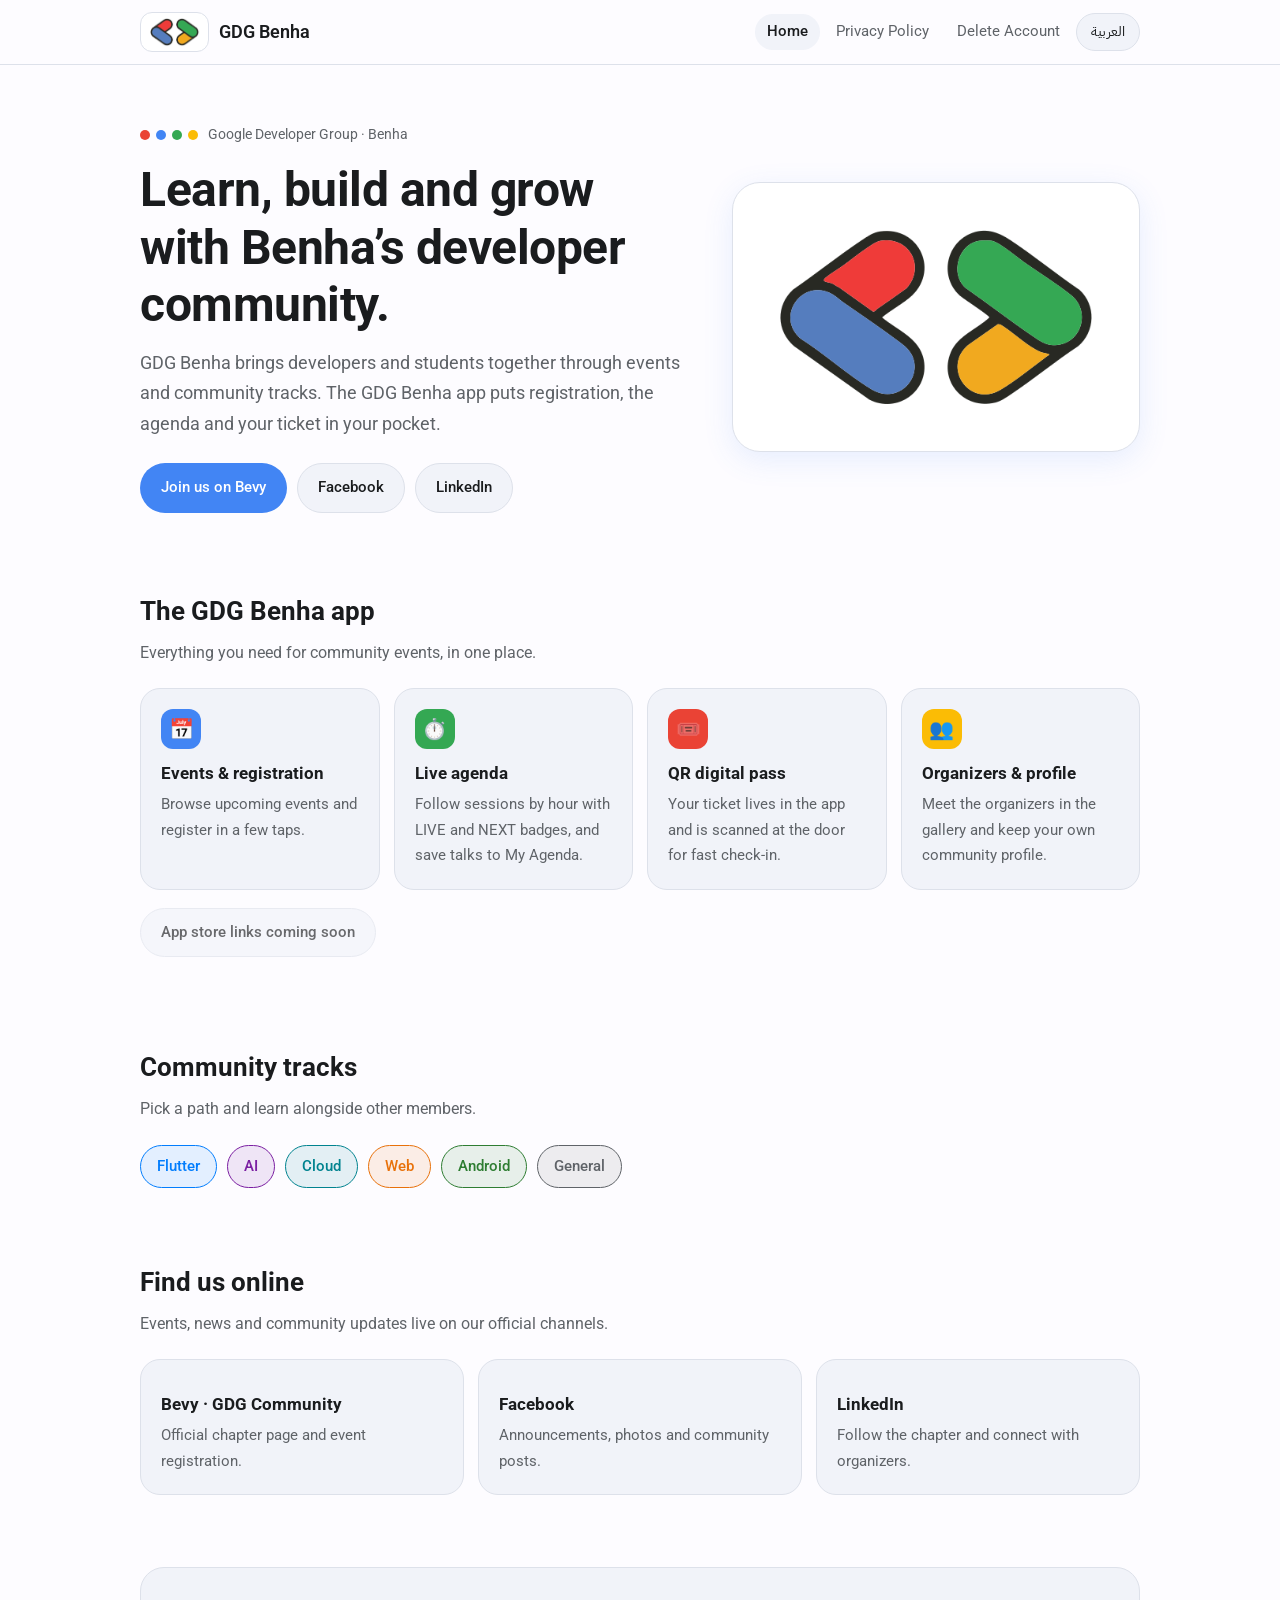
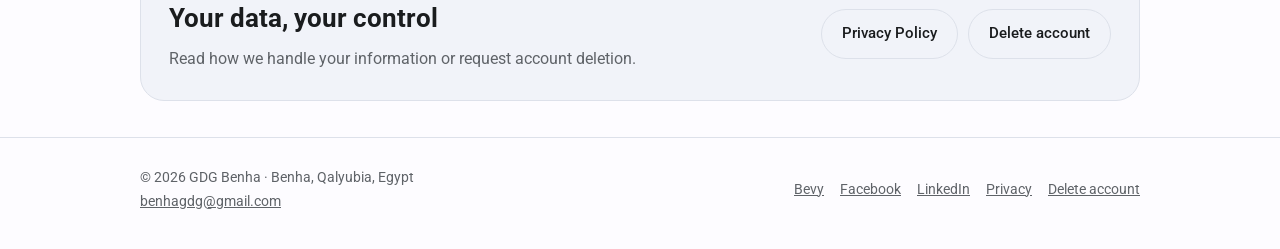
<file: gdg-benha-site/index.html>
<!DOCTYPE html>
<html lang="en" data-ten="GDG Benha – Google Developer Group Benha" data-tar="GDG Benha – مجتمع Google للمطوّرين في بنها">
<head>
<meta charset="utf-8">
<meta name="viewport" content="width=device-width, initial-scale=1, viewport-fit=cover">
<title>GDG Benha – Google Developer Group Benha</title>
<meta name="description" content="GDG Benha is the Google Developer Group community in Benha, Egypt. Events, tracks and the GDG Benha app.">
<meta name="theme-color" content="#4285F4">
<link rel="icon" href="assets/favicon.png" type="image/png">
<link rel="preconnect" href="https://fonts.googleapis.com"><link rel="preconnect" href="https://fonts.gstatic.com" crossorigin>
<link href="https://fonts.googleapis.com/css2?family=IBM+Plex+Sans+Arabic:wght@400;500;600&family=Roboto:wght@400;500;600&display=swap" rel="stylesheet">
<link rel="stylesheet" href="assets/style.css">
<script>try{var s=localStorage.getItem('gdg-lang'),h=location.hash,l=(h==='#ar'||h==='#en')?h.slice(1):(s||(((navigator.language||'').toLowerCase().indexOf('ar')===0)?'ar':'en'));document.documentElement.lang=l;document.documentElement.dir=l==='ar'?'rtl':'ltr'}catch(e){}</script>
</head>
<body>
<header class="top"><div class="wrap">
<a class="brand" href="index.html"><img class="logo" src="assets/logo.png" alt="GDG Benha logo" width="68" height="40"><span>GDG Benha</span></a>
<nav><a href="index.html" aria-current="page"><span data-l="en">Home</span><span data-l="ar">الرئيسية</span></a><a href="privacy-policy.html"><span data-l="en">Privacy Policy</span><span data-l="ar">سياسة الخصوصية</span></a><a href="delete-account.html"><span data-l="en">Delete Account</span><span data-l="ar">حذف الحساب</span></a><button class="lang" id="lang" type="button">العربية</button></nav>
</div></header>

<main>
<div class="wrap">
<div class="hero">
<div>
<div class="eyebrow"><span class="dots"><i style="background:var(--red)"></i><i style="background:var(--seed)"></i><i style="background:var(--green)"></i><i style="background:var(--yellow)"></i></span><span data-l="en">Google Developer Group · Benha</span><span data-l="ar">مجتمع Google للمطوّرين · بنها</span></div>
<h1><span data-l="en">Learn, build and grow with Benha’s developer community.</span><span data-l="ar">اتعلّم وابني وكبّر مع مجتمع المطوّرين في بنها.</span></h1>
<p class="lead"><span data-l="en">GDG Benha brings developers and students together through events and community tracks. The GDG Benha app puts registration, the agenda and your ticket in your pocket.</span><span data-l="ar">GDG Benha بيجمع المطوّرين والطلبة في فعاليات ومسارات تعلّم. وتطبيق GDG Benha بيحط التسجيل والأجندة وتذكرتك في جيبك.</span></p>
<div class="btns">
<a class="btn primary" href="https://gdg.community.dev/gdg-benha/" target="_blank" rel="noopener"><span data-l="en">Join us on Bevy</span><span data-l="ar">انضم لنا على Bevy</span></a>
<a class="btn" href="https://www.facebook.com/gdgbenha/" target="_blank" rel="noopener">Facebook</a>
<a class="btn" href="https://www.linkedin.com/company/google-developer-group-benha" target="_blank" rel="noopener">LinkedIn</a>
</div>
</div>
<div class="hero-art"><img src="assets/logo.png" alt="GDG Benha logo" width="423" height="249"></div>
</div>
</div>

<section id="app"><div class="wrap">
<h2><span data-l="en">The GDG Benha app</span><span data-l="ar">تطبيق GDG Benha</span></h2>
<p class="sub"><span data-l="en">Everything you need for community events, in one place.</span><span data-l="ar">كل اللي محتاجه لفعاليات المجتمع في مكان واحد.</span></p>
<div class="grid">
<div class="card"><div class="ic" style="background:var(--seed)">📅</div><h3><span data-l="en">Events & registration</span><span data-l="ar">الفعاليات والتسجيل</span></h3><p><span data-l="en">Browse upcoming events and register in a few taps.</span><span data-l="ar">تصفّح الفعاليات القادمة وسجّل في كام ضغطة.</span></p></div>
<div class="card"><div class="ic" style="background:var(--green)">⏱️</div><h3><span data-l="en">Live agenda</span><span data-l="ar">أجندة مباشرة</span></h3><p><span data-l="en">Follow sessions by hour with LIVE and NEXT badges, and save talks to My Agenda.</span><span data-l="ar">تابع الجلسات بالساعة مع علامات LIVE وNEXT، واحفظ الجلسات في My Agenda.</span></p></div>
<div class="card"><div class="ic" style="background:var(--red)">🎟️</div><h3><span data-l="en">QR digital pass</span><span data-l="ar">تذكرة QR رقمية</span></h3><p><span data-l="en">Your ticket lives in the app and is scanned at the door for fast check-in.</span><span data-l="ar">تذكرتك جوه التطبيق وبتتمسح على الباب لتسجيل حضور سريع.</span></p></div>
<div class="card"><div class="ic" style="background:var(--yellow)">👥</div><h3><span data-l="en">Organizers & profile</span><span data-l="ar">المنظّمون والملف الشخصي</span></h3><p><span data-l="en">Meet the organizers in the gallery and keep your own community profile.</span><span data-l="ar">اتعرّف على المنظّمين في المعرض وحافظ على ملفك الشخصي في المجتمع.</span></p></div>
</div>
<p style="margin-top:18px"><a class="btn" href="#" aria-disabled="true" onclick="return false"><span data-l="en">App store links coming soon</span><span data-l="ar">روابط المتجر قريبًا</span></a></p>
</div></section>

<section id="tracks"><div class="wrap">
<h2><span data-l="en">Community tracks</span><span data-l="ar">مسارات المجتمع</span></h2>
<p class="sub"><span data-l="en">Pick a path and learn alongside other members.</span><span data-l="ar">اختار مسارك وتعلّم مع باقي الأعضاء.</span></p>
<div class="chips">
<span class="chip" style="color:var(--t-flutter)">Flutter</span>
<span class="chip" style="color:var(--t-ai)">AI</span>
<span class="chip" style="color:var(--t-cloud)">Cloud</span>
<span class="chip" style="color:var(--t-web)">Web</span>
<span class="chip" style="color:var(--t-android)">Android</span>
<span class="chip" style="color:var(--t-general)"><span data-l="en">General</span><span data-l="ar">عام</span></span>
</div>
</div></section>

<section id="find"><div class="wrap">
<h2><span data-l="en">Find us online</span><span data-l="ar">تابعنا أونلاين</span></h2>
<p class="sub"><span data-l="en">Events, news and community updates live on our official channels.</span><span data-l="ar">الفعاليات والأخبار وتحديثات المجتمع على قنواتنا الرسمية.</span></p>
<div class="grid">
<a class="card" href="https://gdg.community.dev/gdg-benha/" target="_blank" rel="noopener"><h3>Bevy · GDG Community</h3><p><span data-l="en">Official chapter page and event registration.</span><span data-l="ar">صفحة الشابتر الرسمية وتسجيل الفعاليات.</span></p></a>
<a class="card" href="https://www.facebook.com/gdgbenha/" target="_blank" rel="noopener"><h3>Facebook</h3><p><span data-l="en">Announcements, photos and community posts.</span><span data-l="ar">إعلانات وصور ومنشورات المجتمع.</span></p></a>
<a class="card" href="https://www.linkedin.com/company/google-developer-group-benha" target="_blank" rel="noopener"><h3>LinkedIn</h3><p><span data-l="en">Follow the chapter and connect with organizers.</span><span data-l="ar">تابع الشابتر وتواصل مع المنظّمين.</span></p></a>
</div>
</div></section>

<section><div class="wrap">
<div class="cta-band">
<div><h2 style="margin:0"><span data-l="en">Your data, your control</span><span data-l="ar">بياناتك تحت تحكّمك</span></h2><p class="sub" style="margin:4px 0 0"><span data-l="en">Read how we handle your information or request account deletion.</span><span data-l="ar">اقرا بنتعامل مع بياناتك إزاي أو اطلب حذف حسابك.</span></p></div>
<div class="btns"><a class="btn" href="privacy-policy.html"><span data-l="en">Privacy Policy</span><span data-l="ar">سياسة الخصوصية</span></a><a class="btn" href="delete-account.html"><span data-l="en">Delete account</span><span data-l="ar">حذف الحساب</span></a></div>
</div>
</div></section>
</main>
<footer><div class="wrap">
<div><span data-l="en">© 2026 GDG Benha · Benha, Qalyubia, Egypt</span><span data-l="ar">© 2026 GDG Benha · بنها، القليوبية، مصر</span><br><a href="mailto:benhagdg@gmail.com">benhagdg@gmail.com</a></div>
<div class="flinks"><a href="https://gdg.community.dev/gdg-benha/" target="_blank" rel="noopener">Bevy</a><a href="https://www.facebook.com/gdgbenha/" target="_blank" rel="noopener">Facebook</a><a href="https://www.linkedin.com/company/google-developer-group-benha" target="_blank" rel="noopener">LinkedIn</a><a href="privacy-policy.html"><span data-l="en">Privacy</span><span data-l="ar">الخصوصية</span></a><a href="delete-account.html"><span data-l="en">Delete account</span><span data-l="ar">حذف الحساب</span></a></div>
</div></footer>
<script src="assets/app.js"></script>
</body>
</html>
</file>
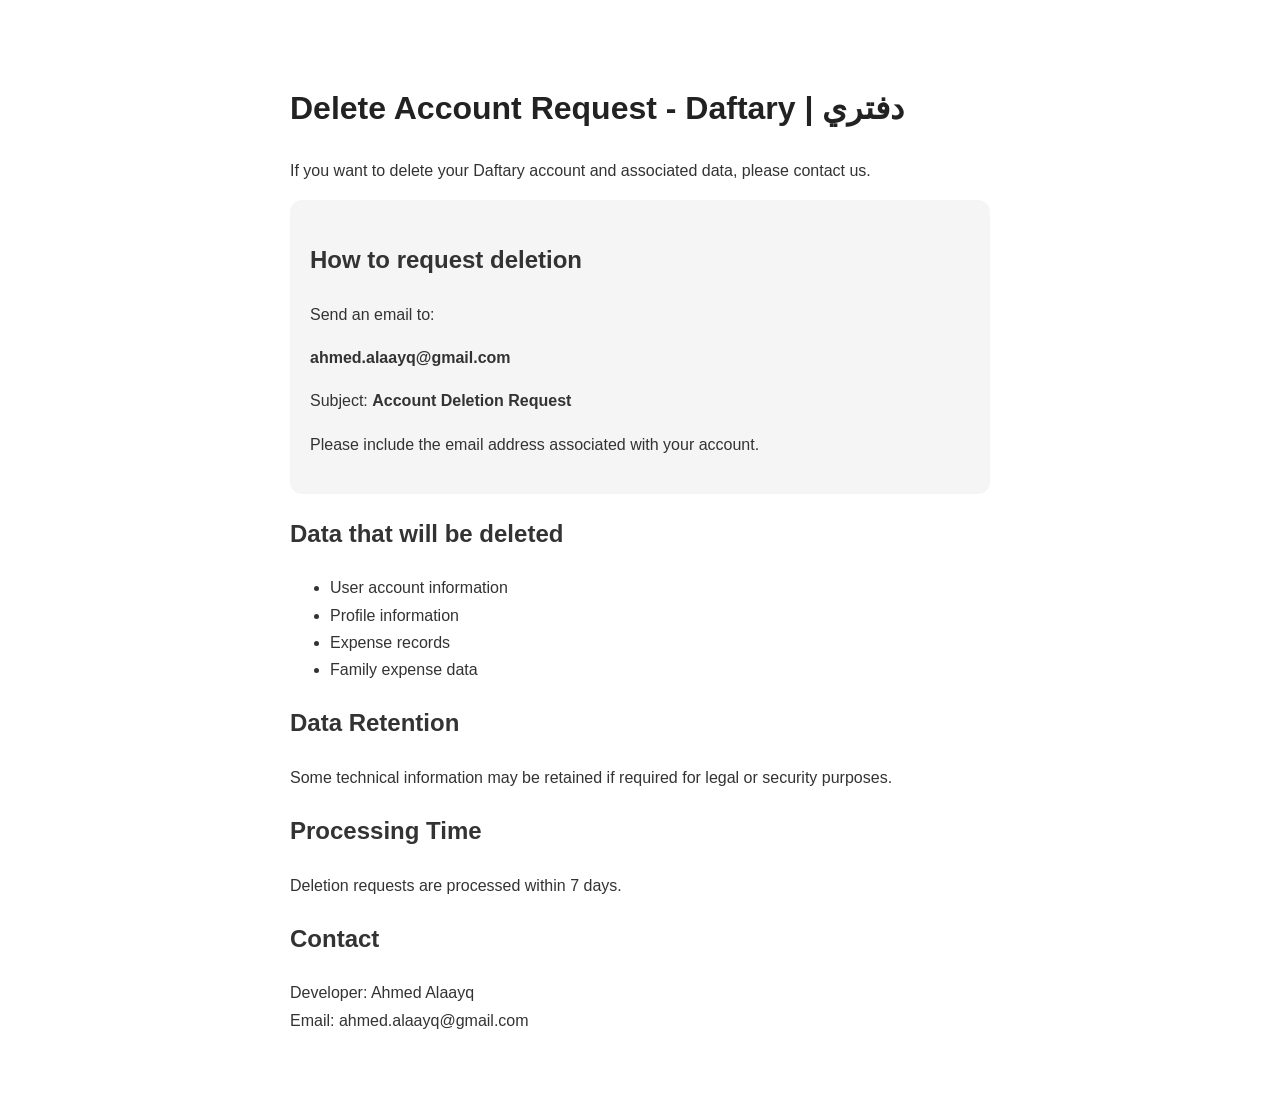
<file: delete_account_request_daftary.html>
<!DOCTYPE html>
<html lang="en">
<head>
    <meta charset="UTF-8">
    <meta name="viewport" content="width=device-width, initial-scale=1.0">
    <title>Delete Account - Daftary</title>

    <style>
        body {
            font-family: Arial, sans-serif;
            max-width: 700px;
            margin: 40px auto;
            padding: 20px;
            line-height: 1.7;
            color: #333;
        }

        h1 {
            color: #222;
        }

        .box {
            background: #f5f5f5;
            padding: 20px;
            border-radius: 12px;
        }
    </style>
</head>

<body>

<h1>Delete Account Request - Daftary | دفتري</h1>

<p>
If you want to delete your Daftary account and associated data,
please contact us.
</p>

<div class="box">

<h2>How to request deletion</h2>

<p>
Send an email to:
</p>

<p>
<strong>ahmed.alaayq@gmail.com</strong>
</p>

<p>
Subject:
<strong>Account Deletion Request</strong>
</p>

<p>
Please include the email address associated with your account.
</p>

</div>


<h2>Data that will be deleted</h2>

<ul>
<li>User account information</li>
<li>Profile information</li>
<li>Expense records</li>
<li>Family expense data</li>
</ul>


<h2>Data Retention</h2>

<p>
Some technical information may be retained if required for legal
or security purposes.
</p>


<h2>Processing Time</h2>

<p>
Deletion requests are processed within 7 days.
</p>


<h2>Contact</h2>

<p>
Developer: Ahmed Alaayq
<br>
Email: ahmed.alaayq@gmail.com
</p>


</body>
</html>
</file>
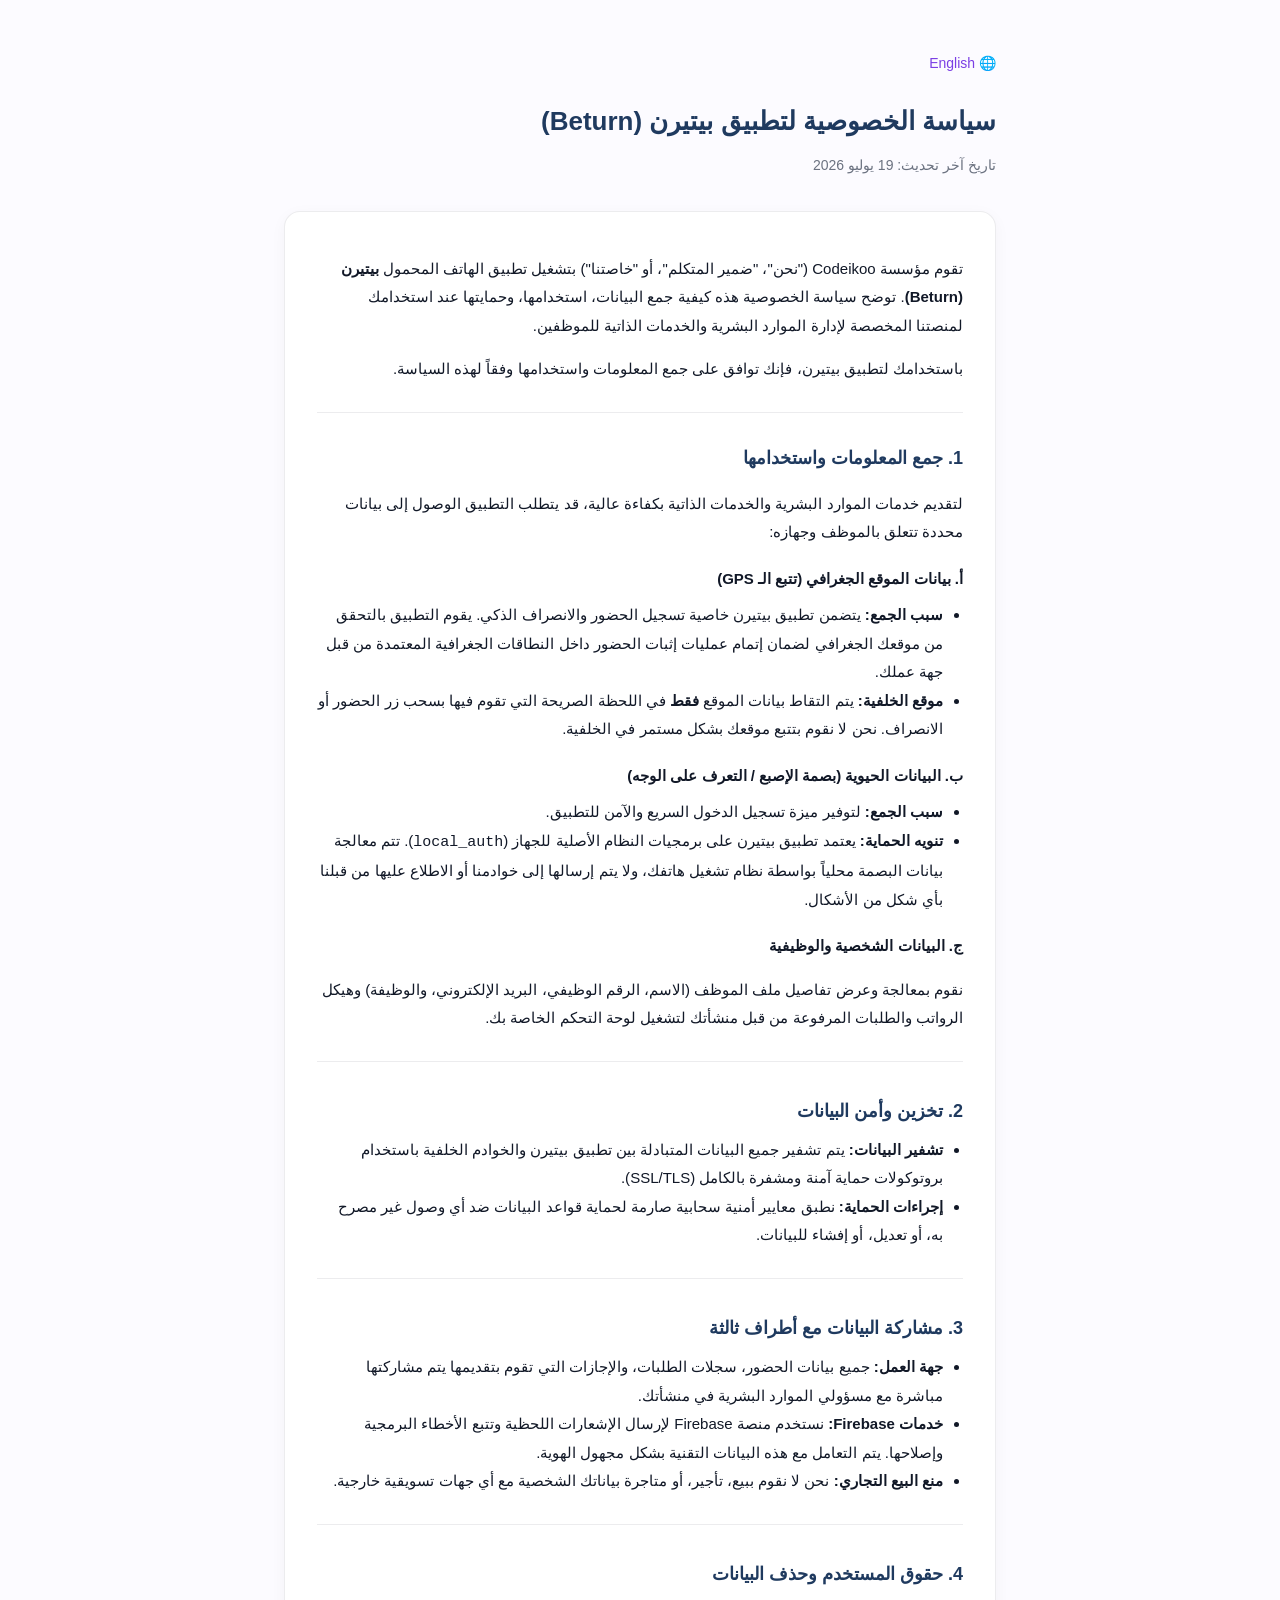
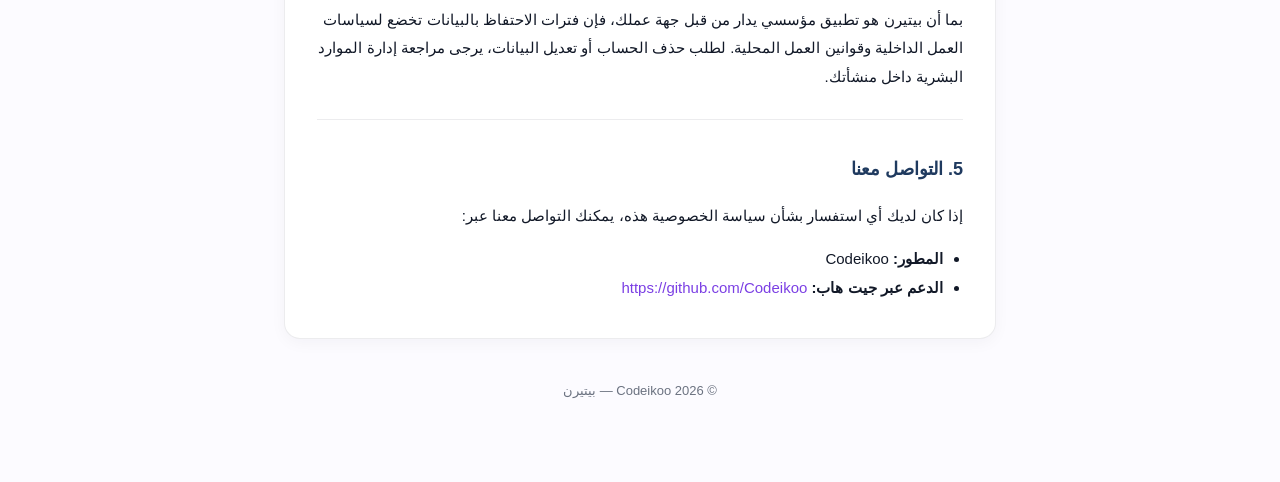
<file: sa_beturn_privacy-ar.html>
<!DOCTYPE html>
<html lang="ar" dir="rtl">
<head>
<meta charset="UTF-8">
<meta name="viewport" content="width=device-width, initial-scale=1.0">
<title>سياسة الخصوصية — بيتيرن</title>
<style>
  :root {
    --primary: #1F3A5F;
    --accent: #7B3FE4;
    --text: #111827;
    --text-secondary: #6B7280;
    --bg: #FCFBFF;
    --card: #FFFFFF;
    --border: rgba(17,24,39,0.08);
  }
  * { box-sizing: border-box; }
  body {
    margin: 0;
    font-family: "Segoe UI", Tahoma, "Cairo", -apple-system, Arial, sans-serif;
    background: var(--bg);
    color: var(--text);
    line-height: 1.9;
  }
  .wrapper {
    max-width: 760px;
    margin: 0 auto;
    padding: 48px 24px 80px;
  }
  header {
    margin-bottom: 32px;
  }
  header h1 {
    font-size: 26px;
    margin: 0 0 6px;
    color: var(--primary);
  }
  header p {
    margin: 0;
    color: var(--text-secondary);
    font-size: 14px;
  }
  .card {
    background: var(--card);
    border: 1px solid var(--border);
    border-radius: 16px;
    padding: 28px 32px;
    box-shadow: 0 4px 16px rgba(17,24,39,0.04);
  }
  h2 {
    font-size: 18px;
    color: var(--primary);
    margin: 32px 0 8px;
  }
  h2:first-of-type { margin-top: 0; }
  h3 {
    font-size: 15px;
    margin: 18px 0 6px;
    color: var(--text);
  }
  p, li {
    font-size: 15px;
    color: var(--text);
  }
  ul {
    padding-inline-start: 20px;
    margin: 8px 0;
  }
  hr {
    border: none;
    border-top: 1px solid var(--border);
    margin: 28px 0;
  }
  a {
    color: var(--accent);
    text-decoration: none;
  }
  a:hover { text-decoration: underline; }
  footer {
    margin-top: 40px;
    text-align: center;
    font-size: 13px;
    color: var(--text-secondary);
  }
  .lang-switch {
    display: inline-block;
    margin-bottom: 20px;
    font-size: 14px;
  }
</style>
</head>
<body>
  <div class="wrapper">
    <div class="lang-switch">
      🌐 <a href="privacy-en.html">English</a>
    </div>
    <header>
      <h1>سياسة الخصوصية لتطبيق بيتيرن (Beturn)</h1>
      <p>تاريخ آخر تحديث: 19 يوليو 2026</p>
    </header>

    <div class="card">
      <p>تقوم مؤسسة Codeikoo ("نحن"، "ضمير المتكلم"، أو "خاصتنا") بتشغيل تطبيق الهاتف المحمول <strong>بيتيرن (Beturn)</strong>. توضح سياسة الخصوصية هذه كيفية جمع البيانات، استخدامها، وحمايتها عند استخدامك لمنصتنا المخصصة لإدارة الموارد البشرية والخدمات الذاتية للموظفين.</p>
      <p>باستخدامك لتطبيق بيتيرن، فإنك توافق على جمع المعلومات واستخدامها وفقاً لهذه السياسة.</p>

      <hr>

      <h2>1. جمع المعلومات واستخدامها</h2>
      <p>لتقديم خدمات الموارد البشرية والخدمات الذاتية بكفاءة عالية، قد يتطلب التطبيق الوصول إلى بيانات محددة تتعلق بالموظف وجهازه:</p>

      <h3>أ. بيانات الموقع الجغرافي (تتبع الـ GPS)</h3>
      <ul>
        <li><strong>سبب الجمع:</strong> يتضمن تطبيق بيتيرن خاصية تسجيل الحضور والانصراف الذكي. يقوم التطبيق بالتحقق من موقعك الجغرافي لضمان إتمام عمليات إثبات الحضور داخل النطاقات الجغرافية المعتمدة من قبل جهة عملك.</li>
        <li><strong>موقع الخلفية:</strong> يتم التقاط بيانات الموقع <strong>فقط</strong> في اللحظة الصريحة التي تقوم فيها بسحب زر الحضور أو الانصراف. نحن لا نقوم بتتبع موقعك بشكل مستمر في الخلفية.</li>
      </ul>

      <h3>ب. البيانات الحيوية (بصمة الإصبع / التعرف على الوجه)</h3>
      <ul>
        <li><strong>سبب الجمع:</strong> لتوفير ميزة تسجيل الدخول السريع والآمن للتطبيق.</li>
        <li><strong>تنويه الحماية:</strong> يعتمد تطبيق بيتيرن على برمجيات النظام الأصلية للجهاز (<code>local_auth</code>). تتم معالجة بيانات البصمة محلياً بواسطة نظام تشغيل هاتفك، ولا يتم إرسالها إلى خوادمنا أو الاطلاع عليها من قبلنا بأي شكل من الأشكال.</li>
      </ul>

      <h3>ج. البيانات الشخصية والوظيفية</h3>
      <p>نقوم بمعالجة وعرض تفاصيل ملف الموظف (الاسم، الرقم الوظيفي، البريد الإلكتروني، والوظيفة) وهيكل الرواتب والطلبات المرفوعة من قبل منشأتك لتشغيل لوحة التحكم الخاصة بك.</p>

      <hr>

      <h2>2. تخزين وأمن البيانات</h2>
      <ul>
        <li><strong>تشفير البيانات:</strong> يتم تشفير جميع البيانات المتبادلة بين تطبيق بيتيرن والخوادم الخلفية باستخدام بروتوكولات حماية آمنة ومشفرة بالكامل (SSL/TLS).</li>
        <li><strong>إجراءات الحماية:</strong> نطبق معايير أمنية سحابية صارمة لحماية قواعد البيانات ضد أي وصول غير مصرح به، أو تعديل، أو إفشاء للبيانات.</li>
      </ul>

      <hr>

      <h2>3. مشاركة البيانات مع أطراف ثالثة</h2>
      <ul>
        <li><strong>جهة العمل:</strong> جميع بيانات الحضور، سجلات الطلبات، والإجازات التي تقوم بتقديمها يتم مشاركتها مباشرة مع مسؤولي الموارد البشرية في منشأتك.</li>
        <li><strong>خدمات Firebase:</strong> نستخدم منصة Firebase لإرسال الإشعارات اللحظية وتتبع الأخطاء البرمجية وإصلاحها. يتم التعامل مع هذه البيانات التقنية بشكل مجهول الهوية.</li>
        <li><strong>منع البيع التجاري:</strong> نحن لا نقوم ببيع، تأجير، أو متاجرة بياناتك الشخصية مع أي جهات تسويقية خارجية.</li>
      </ul>

      <hr>

      <h2>4. حقوق المستخدم وحذف البيانات</h2>
      <p>بما أن بيتيرن هو تطبيق مؤسسي يدار من قبل جهة عملك، فإن فترات الاحتفاظ بالبيانات تخضع لسياسات العمل الداخلية وقوانين العمل المحلية. لطلب حذف الحساب أو تعديل البيانات، يرجى مراجعة إدارة الموارد البشرية داخل منشأتك.</p>

      <hr>

      <h2>5. التواصل معنا</h2>
      <p>إذا كان لديك أي استفسار بشأن سياسة الخصوصية هذه، يمكنك التواصل معنا عبر:</p>
      <ul>
        <li><strong>المطور:</strong> Codeikoo</li>
        <li><strong>الدعم عبر جيت هاب:</strong> <a href="https://github.com/Codeikoo" target="_blank" rel="noopener">https://github.com/Codeikoo</a></li>
      </ul>
    </div>

    <footer>
      © 2026 Codeikoo — بيتيرن
    </footer>
  </div>
</body>
</html>
</file>
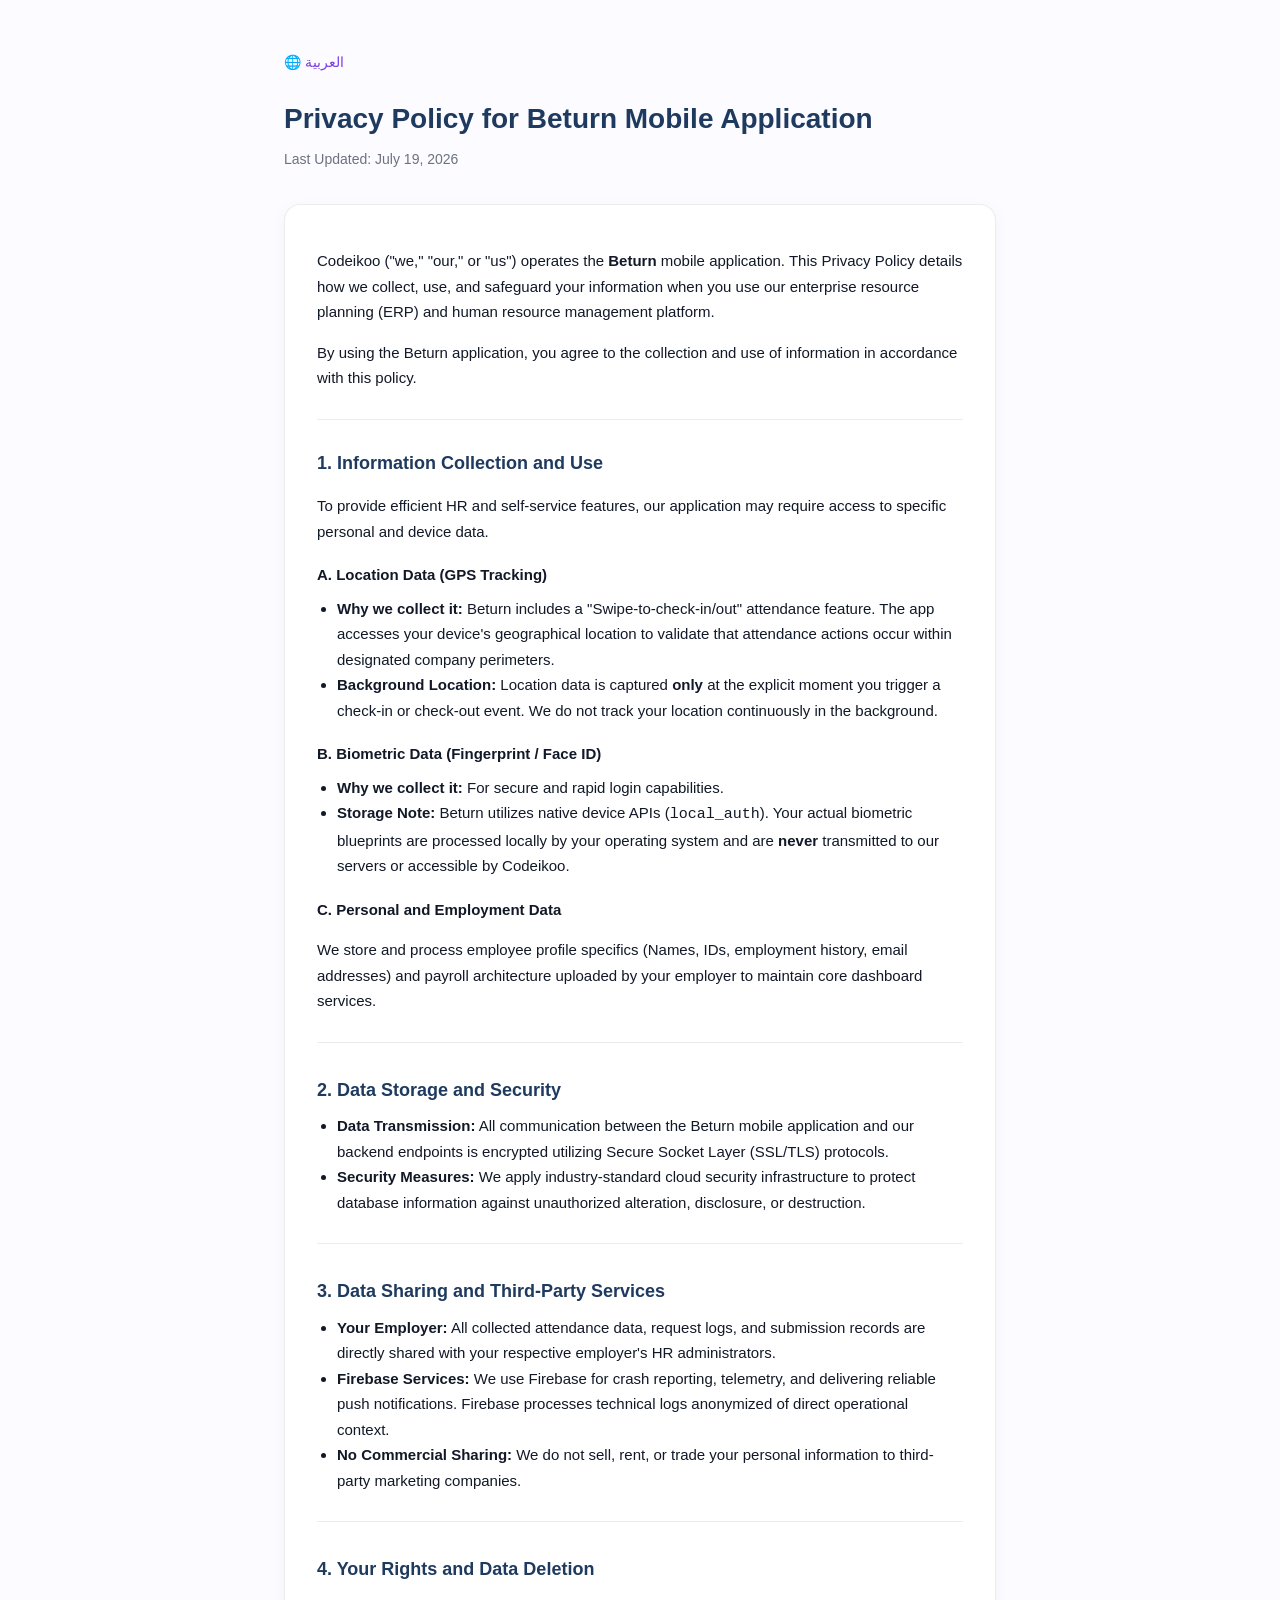
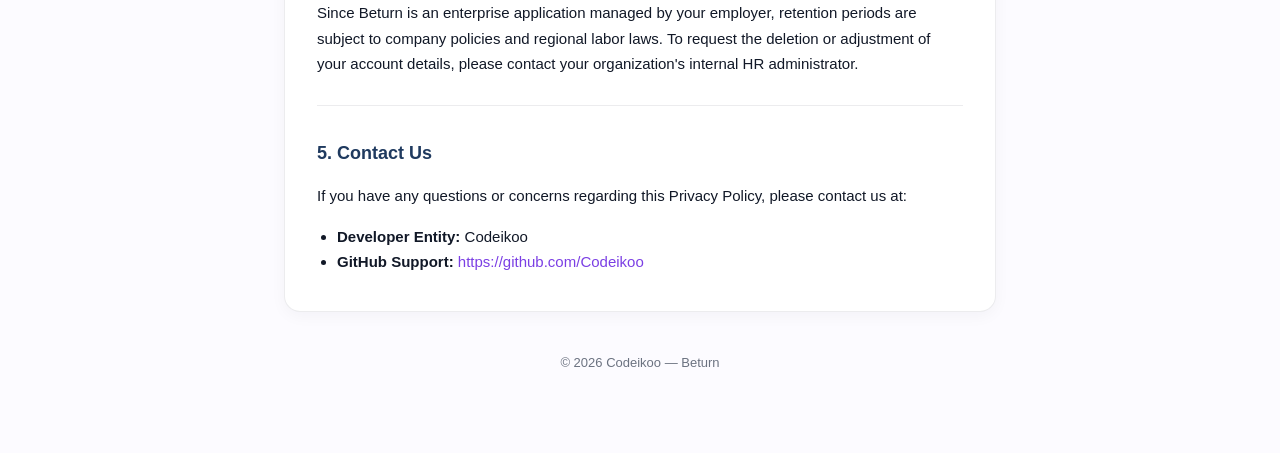
<file: sa_beturn_privacy-en.html>
<!DOCTYPE html>
<html lang="en">
<head>
<meta charset="UTF-8">
<meta name="viewport" content="width=device-width, initial-scale=1.0">
<title>Privacy Policy — Beturn</title>
<style>
  :root {
    --primary: #1F3A5F;
    --accent: #7B3FE4;
    --text: #111827;
    --text-secondary: #6B7280;
    --bg: #FCFBFF;
    --card: #FFFFFF;
    --border: rgba(17,24,39,0.08);
  }
  * { box-sizing: border-box; }
  body {
    margin: 0;
    font-family: -apple-system, BlinkMacSystemFont, "Segoe UI", Roboto, Helvetica, Arial, sans-serif;
    background: var(--bg);
    color: var(--text);
    line-height: 1.7;
  }
  .wrapper {
    max-width: 760px;
    margin: 0 auto;
    padding: 48px 24px 80px;
  }
  header {
    margin-bottom: 32px;
  }
  header h1 {
    font-size: 28px;
    margin: 0 0 6px;
    color: var(--primary);
  }
  header p {
    margin: 0;
    color: var(--text-secondary);
    font-size: 14px;
  }
  .card {
    background: var(--card);
    border: 1px solid var(--border);
    border-radius: 16px;
    padding: 28px 32px;
    box-shadow: 0 4px 16px rgba(17,24,39,0.04);
  }
  h2 {
    font-size: 18px;
    color: var(--primary);
    margin: 32px 0 8px;
  }
  h2:first-of-type { margin-top: 0; }
  h3 {
    font-size: 15px;
    margin: 18px 0 6px;
    color: var(--text);
  }
  p, li {
    font-size: 15px;
    color: var(--text);
  }
  ul {
    padding-inline-start: 20px;
    margin: 8px 0;
  }
  hr {
    border: none;
    border-top: 1px solid var(--border);
    margin: 28px 0;
  }
  a {
    color: var(--accent);
    text-decoration: none;
  }
  a:hover { text-decoration: underline; }
  footer {
    margin-top: 40px;
    text-align: center;
    font-size: 13px;
    color: var(--text-secondary);
  }
  .lang-switch {
    display: inline-block;
    margin-bottom: 20px;
    font-size: 14px;
  }
</style>
</head>
<body>
  <div class="wrapper">
    <div class="lang-switch">
      🌐 <a href="sa_beturn_privacy-ar.html">العربية</a>
    </div>
    <header>
      <h1>Privacy Policy for Beturn Mobile Application</h1>
      <p>Last Updated: July 19, 2026</p>
    </header>

    <div class="card">
      <p>Codeikoo ("we," "our," or "us") operates the <strong>Beturn</strong> mobile application. This Privacy Policy details how we collect, use, and safeguard your information when you use our enterprise resource planning (ERP) and human resource management platform.</p>
      <p>By using the Beturn application, you agree to the collection and use of information in accordance with this policy.</p>

      <hr>

      <h2>1. Information Collection and Use</h2>
      <p>To provide efficient HR and self-service features, our application may require access to specific personal and device data.</p>

      <h3>A. Location Data (GPS Tracking)</h3>
      <ul>
        <li><strong>Why we collect it:</strong> Beturn includes a "Swipe-to-check-in/out" attendance feature. The app accesses your device's geographical location to validate that attendance actions occur within designated company perimeters.</li>
        <li><strong>Background Location:</strong> Location data is captured <strong>only</strong> at the explicit moment you trigger a check-in or check-out event. We do not track your location continuously in the background.</li>
      </ul>

      <h3>B. Biometric Data (Fingerprint / Face ID)</h3>
      <ul>
        <li><strong>Why we collect it:</strong> For secure and rapid login capabilities.</li>
        <li><strong>Storage Note:</strong> Beturn utilizes native device APIs (<code>local_auth</code>). Your actual biometric blueprints are processed locally by your operating system and are <strong>never</strong> transmitted to our servers or accessible by Codeikoo.</li>
      </ul>

      <h3>C. Personal and Employment Data</h3>
      <p>We store and process employee profile specifics (Names, IDs, employment history, email addresses) and payroll architecture uploaded by your employer to maintain core dashboard services.</p>

      <hr>

      <h2>2. Data Storage and Security</h2>
      <ul>
        <li><strong>Data Transmission:</strong> All communication between the Beturn mobile application and our backend endpoints is encrypted utilizing Secure Socket Layer (SSL/TLS) protocols.</li>
        <li><strong>Security Measures:</strong> We apply industry-standard cloud security infrastructure to protect database information against unauthorized alteration, disclosure, or destruction.</li>
      </ul>

      <hr>

      <h2>3. Data Sharing and Third-Party Services</h2>
      <ul>
        <li><strong>Your Employer:</strong> All collected attendance data, request logs, and submission records are directly shared with your respective employer's HR administrators.</li>
        <li><strong>Firebase Services:</strong> We use Firebase for crash reporting, telemetry, and delivering reliable push notifications. Firebase processes technical logs anonymized of direct operational context.</li>
        <li><strong>No Commercial Sharing:</strong> We do not sell, rent, or trade your personal information to third-party marketing companies.</li>
      </ul>

      <hr>

      <h2>4. Your Rights and Data Deletion</h2>
      <p>Since Beturn is an enterprise application managed by your employer, retention periods are subject to company policies and regional labor laws. To request the deletion or adjustment of your account details, please contact your organization's internal HR administrator.</p>

      <hr>

      <h2>5. Contact Us</h2>
      <p>If you have any questions or concerns regarding this Privacy Policy, please contact us at:</p>
      <ul>
        <li><strong>Developer Entity:</strong> Codeikoo</li>
        <li><strong>GitHub Support:</strong> <a href="https://github.com/Codeikoo" target="_blank" rel="noopener">https://github.com/Codeikoo</a></li>
      </ul>
    </div>

    <footer>
      © 2026 Codeikoo — Beturn
    </footer>
  </div>
</body>
</html>
</file>
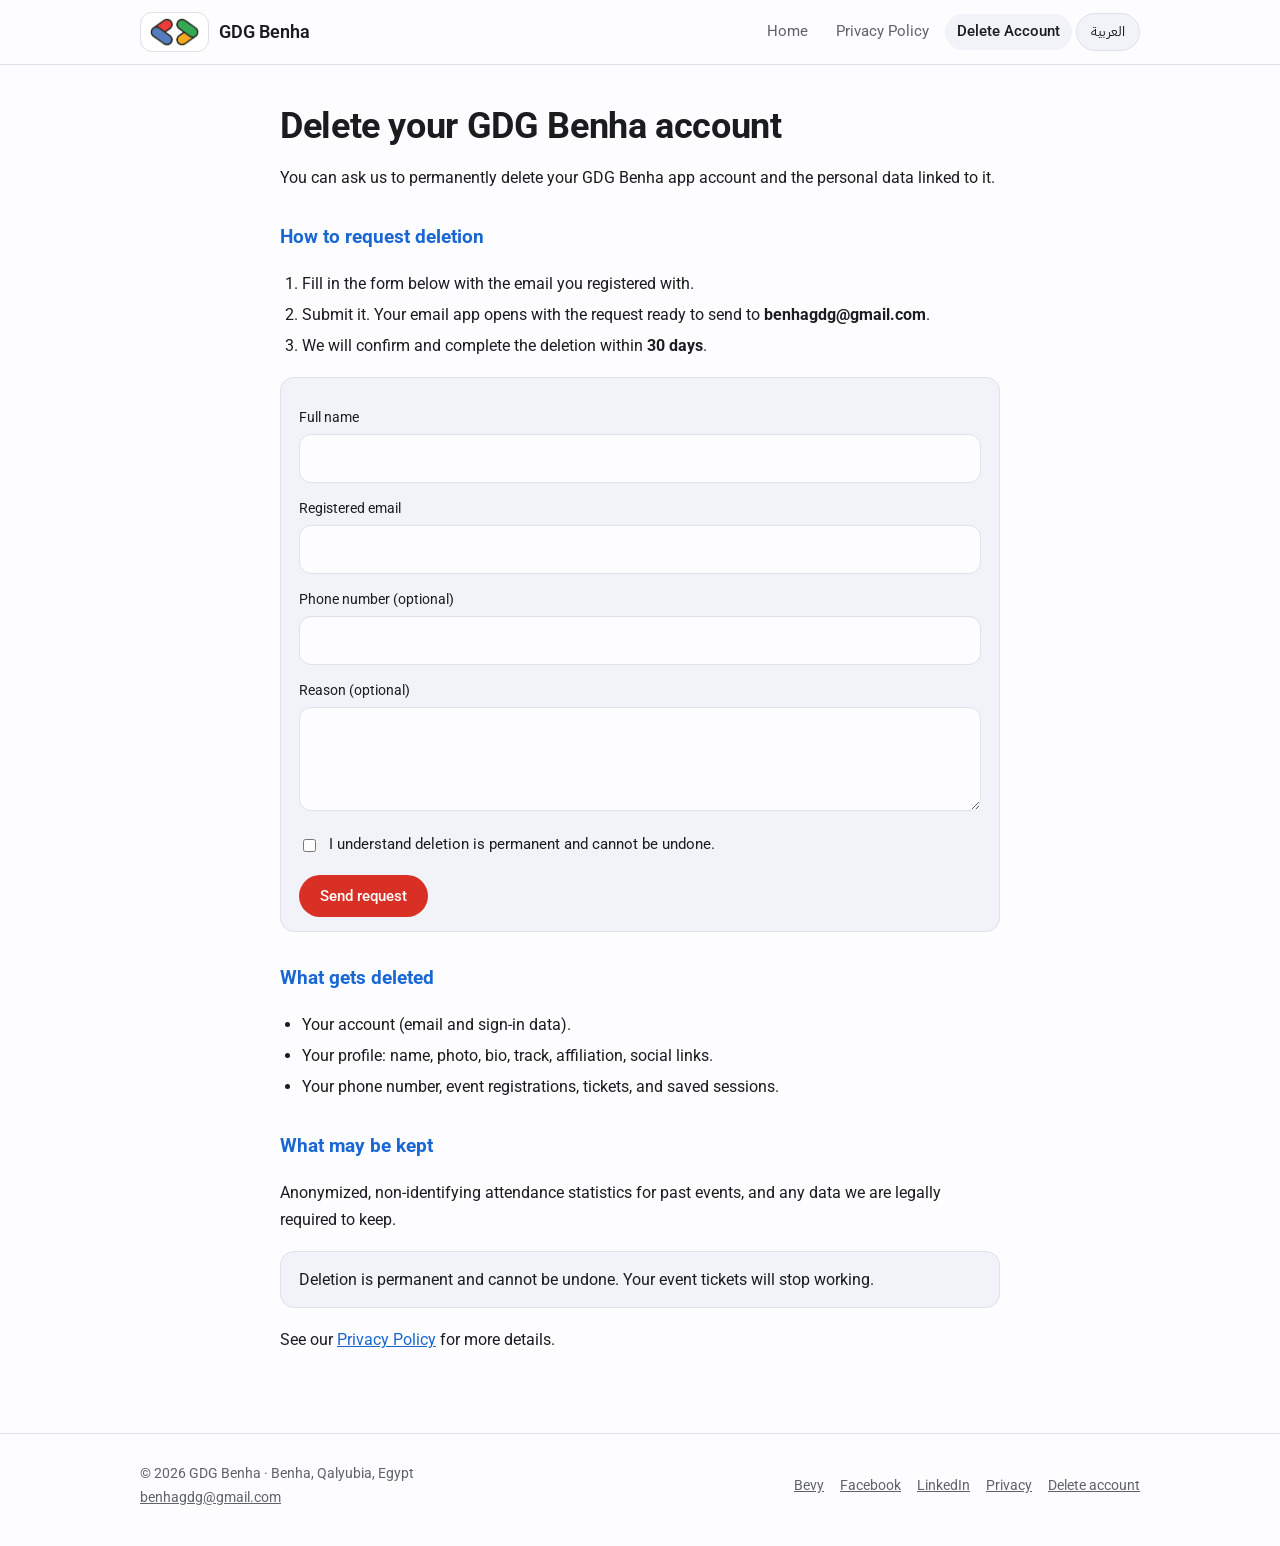
<file: gdg-benha-site/delete-account.html>
<!DOCTYPE html>
<html lang="en" data-ten="Delete Account – GDG Benha App" data-tar="حذف الحساب – تطبيق GDG Benha">
<head>
<meta charset="utf-8">
<meta name="viewport" content="width=device-width, initial-scale=1, viewport-fit=cover">
<title>Delete Account – GDG Benha App</title>
<meta name="description" content="Request deletion of your GDG Benha app account and data.">
<meta name="theme-color" content="#4285F4">
<link rel="icon" href="assets/favicon.png" type="image/png">
<link rel="preconnect" href="https://fonts.googleapis.com"><link rel="preconnect" href="https://fonts.gstatic.com" crossorigin>
<link href="https://fonts.googleapis.com/css2?family=IBM+Plex+Sans+Arabic:wght@400;500;600&family=Roboto:wght@400;500;600&display=swap" rel="stylesheet">
<link rel="stylesheet" href="assets/style.css">
<script>try{var s=localStorage.getItem('gdg-lang'),h=location.hash,l=(h==='#ar'||h==='#en')?h.slice(1):(s||(((navigator.language||'').toLowerCase().indexOf('ar')===0)?'ar':'en'));document.documentElement.lang=l;document.documentElement.dir=l==='ar'?'rtl':'ltr'}catch(e){}</script>
</head>
<body>
<header class="top"><div class="wrap">
<a class="brand" href="index.html"><img class="logo" src="assets/logo.png" alt="GDG Benha logo" width="68" height="40"><span>GDG Benha</span></a>
<nav><a href="index.html"><span data-l="en">Home</span><span data-l="ar">الرئيسية</span></a><a href="privacy-policy.html"><span data-l="en">Privacy Policy</span><span data-l="ar">سياسة الخصوصية</span></a><a href="delete-account.html" aria-current="page"><span data-l="en">Delete Account</span><span data-l="ar">حذف الحساب</span></a><button class="lang" id="lang" type="button">العربية</button></nav>
</div></header>

<main class="doc"><div class="wrap narrow">
<h1><span data-l="en">Delete your GDG Benha account</span><span data-l="ar">حذف حسابك في GDG Benha</span></h1>
<div data-l="en"><p>You can ask us to permanently delete your GDG Benha app account and the personal data linked to it.</p></div><div data-l="ar"><p>تقدر تطلب منا حذف حسابك في تطبيق GDG Benha نهائيًا مع البيانات الشخصية المرتبطة بيه.</p></div>

<h2><span data-l="en">How to request deletion</span><span data-l="ar">طريقة طلب الحذف</span></h2>
<div data-l="en"><ol><li>Fill in the form below with the email you registered with.</li><li>Submit it. Your email app opens with the request ready to send to <b>benhagdg@gmail.com</b>.</li><li>We will confirm and complete the deletion within <b>30 days</b>.</li></ol></div><div data-l="ar"><ol><li>املا الفورم تحت بالإيميل المسجّل بيه في التطبيق.</li><li>اضغط إرسال، وتطبيق الإيميل هيفتح والطلب جاهز يتبعت إلى <b dir="ltr">benhagdg@gmail.com</b>.</li><li>هنأكد ونكمّل الحذف خلال <b>30 يومًا</b>.</li></ol></div>

<div class="note">
<form id="f" novalidate>
<label for="n" id="ln"></label><input id="n" required autocomplete="name">
<label for="e" id="le"></label><input id="e" type="email" required autocomplete="email" dir="ltr">
<label for="p" id="lp"></label><input id="p" type="tel" autocomplete="tel" dir="ltr">
<label for="r" id="lr"></label><textarea id="r" rows="3"></textarea>
<label class="chk"><input id="c" type="checkbox"> <span id="lc"></span></label>
<p class="err" id="er" hidden></p>
<button class="btn danger" type="submit" id="sb" style="margin-top:14px"></button>
</form>
<p id="ok" class="meta" hidden></p>
</div>

<h2><span data-l="en">What gets deleted</span><span data-l="ar">ما الذي يتم حذفه</span></h2>
<div data-l="en"><ul><li>Your account (email and sign-in data).</li><li>Your profile: name, photo, bio, track, affiliation, social links.</li><li>Your phone number, event registrations, tickets, and saved sessions.</li></ul></div><div data-l="ar"><ul><li>حسابك (البريد وبيانات تسجيل الدخول).</li><li>ملفك الشخصي: الاسم، الصورة، النبذة، المسار، الجهة، الروابط.</li><li>رقم هاتفك وتسجيلاتك في الفعاليات وتذاكرك والجلسات المحفوظة.</li></ul></div>

<h2><span data-l="en">What may be kept</span><span data-l="ar">ما قد يتم الاحتفاظ به</span></h2>
<div data-l="en"><p>Anonymized, non-identifying attendance statistics for past events, and any data we are legally required to keep.</p></div><div data-l="ar"><p>إحصائيات حضور مجهولة الهوية للفعاليات السابقة، وأي بيانات يلزمنا القانون بالاحتفاظ بها.</p></div>

<div class="note"><span data-l="en">Deletion is permanent and cannot be undone. Your event tickets will stop working.</span><span data-l="ar">الحذف نهائي ولا يمكن التراجع عنه، وتذاكرك للفعاليات هتبطل تشتغل.</span></div>
<p><span data-l="en">See our <a href="privacy-policy.html">Privacy Policy</a> for more details.</span><span data-l="ar">راجع <a href="privacy-policy.html">سياسة الخصوصية</a> لمزيد من التفاصيل.</span></p>
</div></main>
<footer><div class="wrap">
<div><span data-l="en">© 2026 GDG Benha · Benha, Qalyubia, Egypt</span><span data-l="ar">© 2026 GDG Benha · بنها، القليوبية، مصر</span><br><a href="mailto:benhagdg@gmail.com">benhagdg@gmail.com</a></div>
<div class="flinks"><a href="https://gdg.community.dev/gdg-benha/" target="_blank" rel="noopener">Bevy</a><a href="https://www.facebook.com/gdgbenha/" target="_blank" rel="noopener">Facebook</a><a href="https://www.linkedin.com/company/google-developer-group-benha" target="_blank" rel="noopener">LinkedIn</a><a href="privacy-policy.html"><span data-l="en">Privacy</span><span data-l="ar">الخصوصية</span></a><a href="delete-account.html"><span data-l="en">Delete account</span><span data-l="ar">حذف الحساب</span></a></div>
</div></footer>
<script src="assets/app.js"></script>
</body>
</html>
</file>
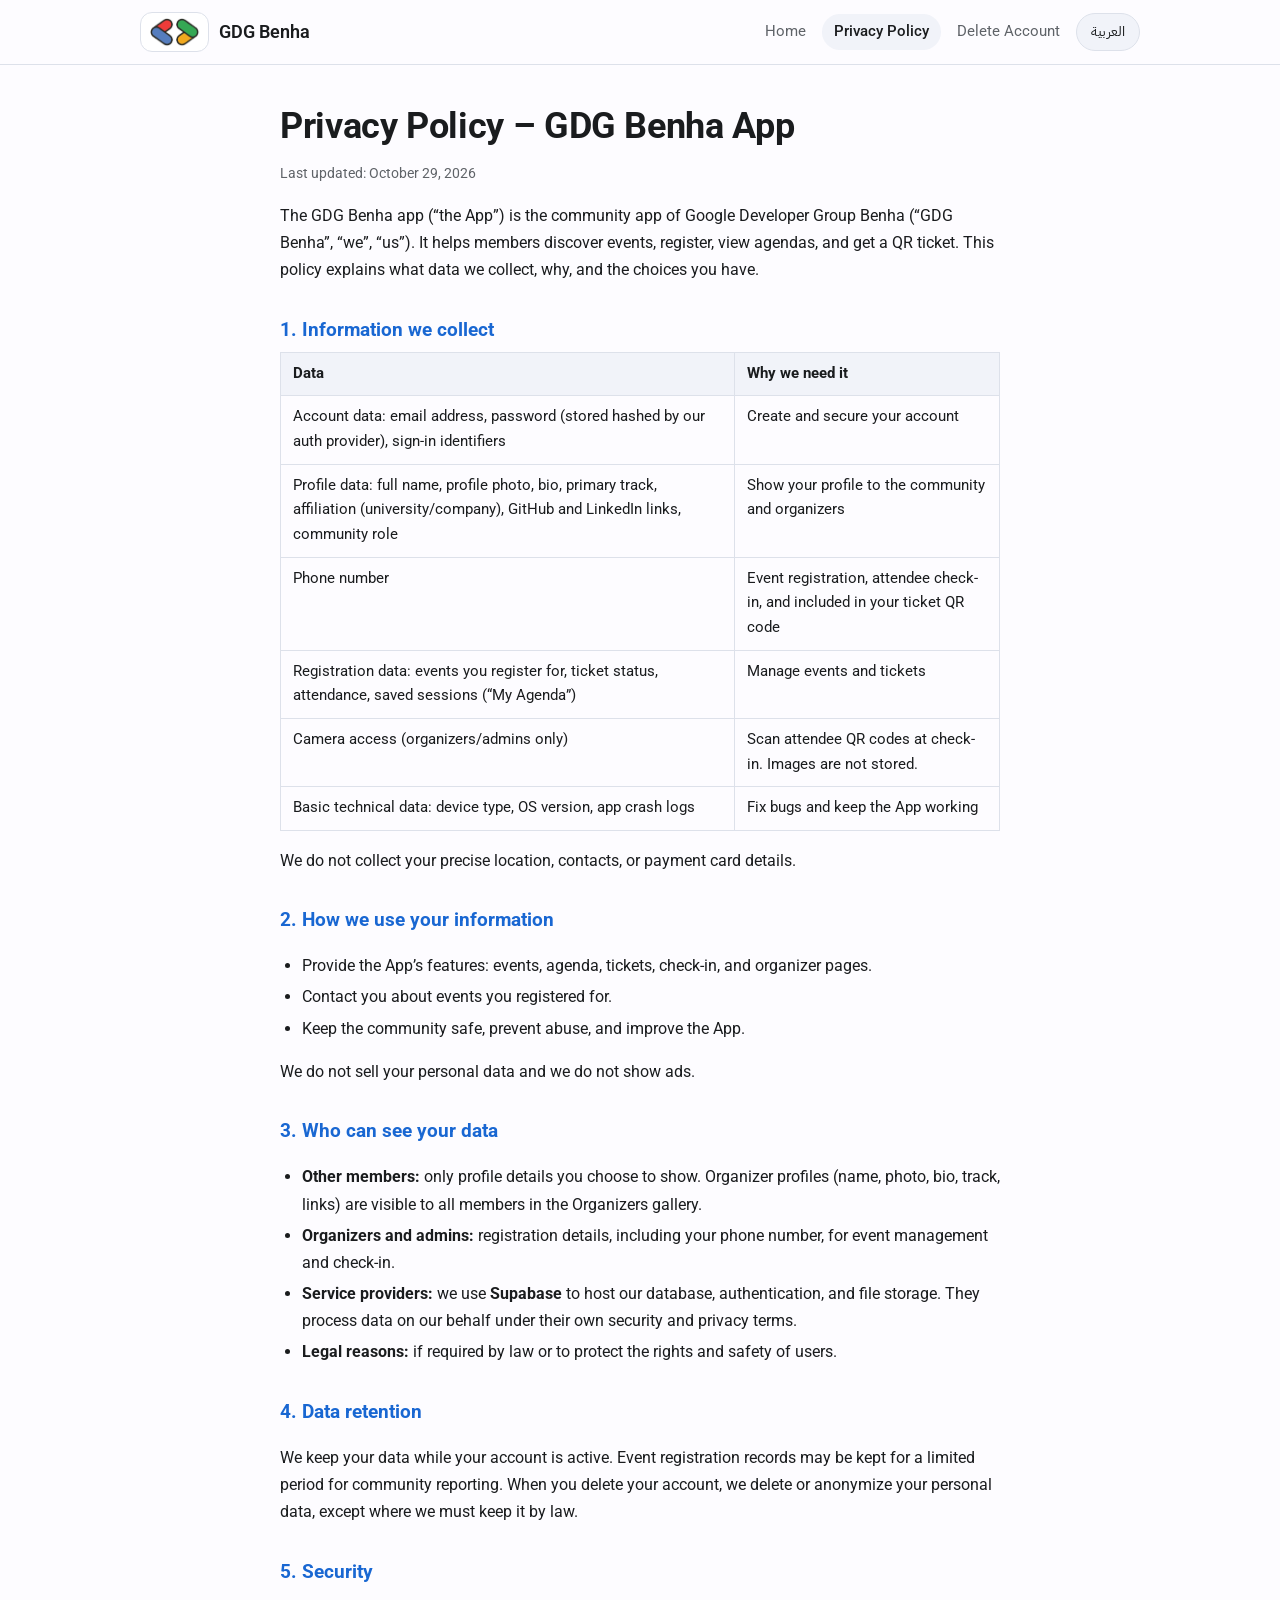
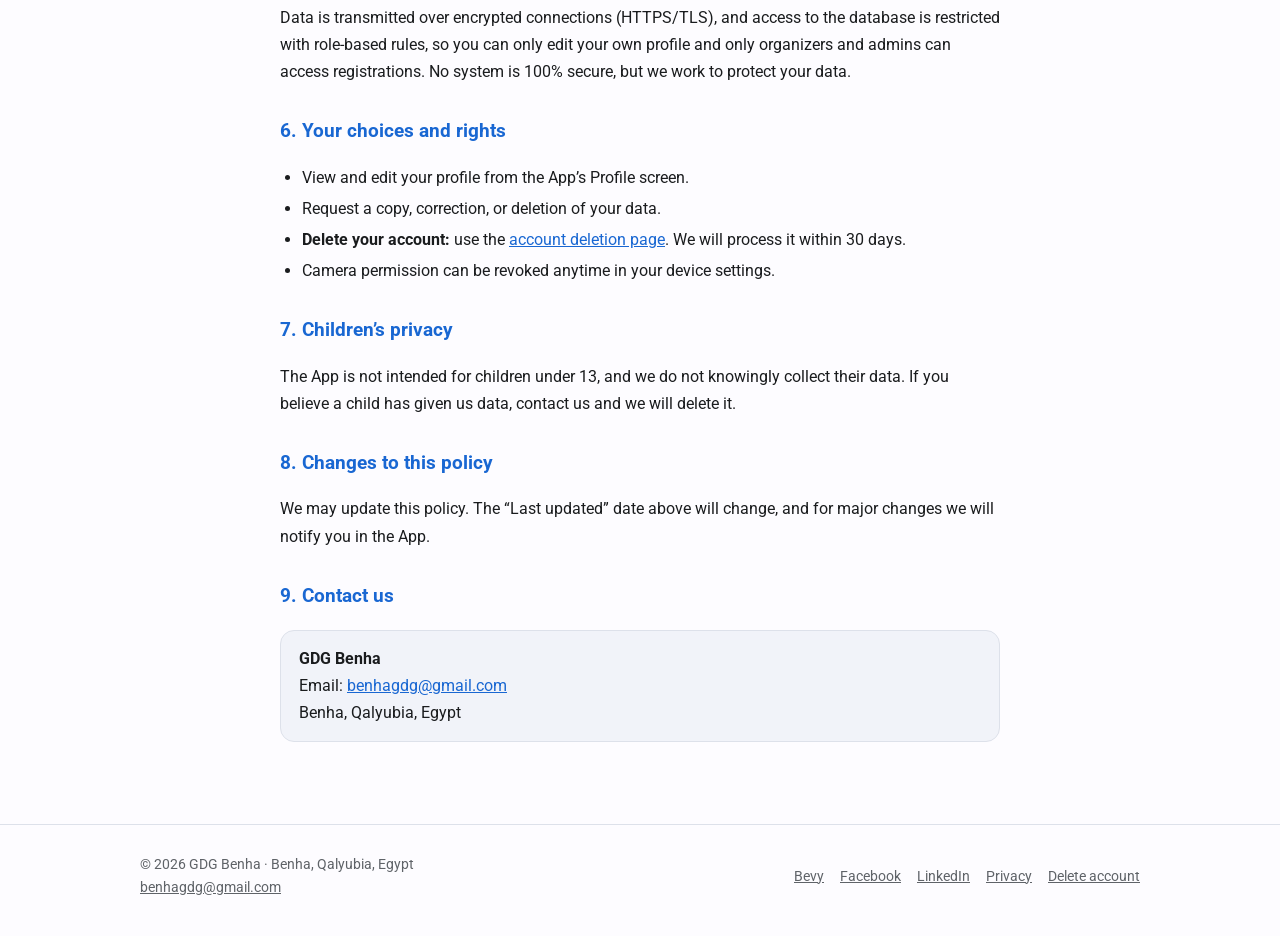
<file: gdg-benha-site/privacy-policy.html>
<!DOCTYPE html>
<html lang="en" data-ten="Privacy Policy – GDG Benha App" data-tar="سياسة الخصوصية – تطبيق GDG Benha">
<head>
<meta charset="utf-8">
<meta name="viewport" content="width=device-width, initial-scale=1, viewport-fit=cover">
<title>Privacy Policy – GDG Benha App</title>
<meta name="description" content="Privacy policy for the GDG Benha app.">
<meta name="theme-color" content="#4285F4">
<link rel="icon" href="assets/favicon.png" type="image/png">
<link rel="preconnect" href="https://fonts.googleapis.com"><link rel="preconnect" href="https://fonts.gstatic.com" crossorigin>
<link href="https://fonts.googleapis.com/css2?family=IBM+Plex+Sans+Arabic:wght@400;500;600&family=Roboto:wght@400;500;600&display=swap" rel="stylesheet">
<link rel="stylesheet" href="assets/style.css">
<script>try{var s=localStorage.getItem('gdg-lang'),h=location.hash,l=(h==='#ar'||h==='#en')?h.slice(1):(s||(((navigator.language||'').toLowerCase().indexOf('ar')===0)?'ar':'en'));document.documentElement.lang=l;document.documentElement.dir=l==='ar'?'rtl':'ltr'}catch(e){}</script>
</head>
<body>
<header class="top"><div class="wrap">
<a class="brand" href="index.html"><img class="logo" src="assets/logo.png" alt="GDG Benha logo" width="68" height="40"><span>GDG Benha</span></a>
<nav><a href="index.html"><span data-l="en">Home</span><span data-l="ar">الرئيسية</span></a><a href="privacy-policy.html" aria-current="page"><span data-l="en">Privacy Policy</span><span data-l="ar">سياسة الخصوصية</span></a><a href="delete-account.html"><span data-l="en">Delete Account</span><span data-l="ar">حذف الحساب</span></a><button class="lang" id="lang" type="button">العربية</button></nav>
</div></header>

<main class="doc"><div class="wrap narrow">
<h1><span data-l="en">Privacy Policy – GDG Benha App</span><span data-l="ar">سياسة الخصوصية – تطبيق GDG Benha</span></h1>
<p class="meta"><span data-l="en">Last updated: October 29, 2026</span><span data-l="ar">آخر تحديث: 29 أكتوبر 2026</span></p>
<div data-l="en"><p>The GDG Benha app (“the App”) is the community app of Google Developer Group Benha (“GDG Benha”, “we”, “us”). It helps members discover events, register, view agendas, and get a QR ticket. This policy explains what data we collect, why, and the choices you have.</p></div><div data-l="ar"><p>تطبيق GDG Benha (“التطبيق”) هو التطبيق الخاص بمجتمع Google Developer Group بنها (“نحن”). بيساعدك تكتشف الفعاليات، تسجّل فيها، تشوف الأجندة، وتاخد تذكرة QR. السياسة دي بتوضح إيه البيانات اللي بنجمعها، ليه، وإيه اختياراتك.</p></div>

<h2><span data-l="en">1. Information we collect</span><span data-l="ar">1. البيانات التي نجمعها</span></h2>
<div data-l="en"><div class="tbl"><table>
<tr><th>Data</th><th>Why we need it</th></tr>
<tr><td>Account data: email address, password (stored hashed by our auth provider), sign-in identifiers</td><td>Create and secure your account</td></tr>
<tr><td>Profile data: full name, profile photo, bio, primary track, affiliation (university/company), GitHub and LinkedIn links, community role</td><td>Show your profile to the community and organizers</td></tr>
<tr><td>Phone number</td><td>Event registration, attendee check-in, and included in your ticket QR code</td></tr>
<tr><td>Registration data: events you register for, ticket status, attendance, saved sessions (“My Agenda”)</td><td>Manage events and tickets</td></tr>
<tr><td>Camera access (organizers/admins only)</td><td>Scan attendee QR codes at check-in. Images are not stored.</td></tr>
<tr><td>Basic technical data: device type, OS version, app crash logs</td><td>Fix bugs and keep the App working</td></tr>
</table></div><p>We do not collect your precise location, contacts, or payment card details.</p></div><div data-l="ar"><div class="tbl"><table>
<tr><th>البيانات</th><th>الغرض</th></tr>
<tr><td>بيانات الحساب: البريد الإلكتروني، كلمة المرور (مشفّرة لدى مزوّد المصادقة)، معرّفات تسجيل الدخول</td><td>إنشاء حسابك وتأمينه</td></tr>
<tr><td>بيانات الملف الشخصي: الاسم الكامل، الصورة، النبذة، المسار (Track)، الجهة (جامعة/شركة)، روابط GitHub وLinkedIn، دورك في المجتمع</td><td>عرض ملفك للمجتمع والمنظّمين</td></tr>
<tr><td>رقم الهاتف</td><td>التسجيل في الفعاليات، تسجيل الحضور، ويظهر ضمن رمز QR الخاص بتذكرتك</td></tr>
<tr><td>بيانات التسجيل: الفعاليات المسجّل فيها، حالة التذكرة، الحضور، الجلسات المحفوظة (“My Agenda”)</td><td>إدارة الفعاليات والتذاكر</td></tr>
<tr><td>الكاميرا (للمنظّمين والمشرفين فقط)</td><td>مسح رموز QR للحضور. لا يتم حفظ الصور.</td></tr>
<tr><td>بيانات تقنية أساسية: نوع الجهاز، إصدار النظام، سجلات الأعطال</td><td>إصلاح الأخطاء وضمان عمل التطبيق</td></tr>
</table></div><p>لا نجمع موقعك الدقيق أو جهات اتصالك أو بيانات بطاقات الدفع.</p></div>

<h2><span data-l="en">2. How we use your information</span><span data-l="ar">2. كيف نستخدم بياناتك</span></h2>
<div data-l="en"><ul><li>Provide the App’s features: events, agenda, tickets, check-in, and organizer pages.</li><li>Contact you about events you registered for.</li><li>Keep the community safe, prevent abuse, and improve the App.</li></ul><p>We do not sell your personal data and we do not show ads.</p></div><div data-l="ar"><ul><li>تقديم مزايا التطبيق: الفعاليات، الأجندة، التذاكر، تسجيل الحضور، وصفحات المنظّمين.</li><li>التواصل معك بخصوص الفعاليات المسجّل فيها.</li><li>حماية المجتمع ومنع إساءة الاستخدام وتحسين التطبيق.</li></ul><p>لا نبيع بياناتك الشخصية ولا نعرض إعلانات.</p></div>

<h2><span data-l="en">3. Who can see your data</span><span data-l="ar">3. من يمكنه رؤية بياناتك</span></h2>
<div data-l="en"><ul><li><b>Other members:</b> only profile details you choose to show. Organizer profiles (name, photo, bio, track, links) are visible to all members in the Organizers gallery.</li><li><b>Organizers and admins:</b> registration details, including your phone number, for event management and check-in.</li><li><b>Service providers:</b> we use <b>Supabase</b> to host our database, authentication, and file storage. They process data on our behalf under their own security and privacy terms.</li><li><b>Legal reasons:</b> if required by law or to protect the rights and safety of users.</li></ul></div><div data-l="ar"><ul><li><b>الأعضاء الآخرون:</b> فقط بيانات الملف التي تختار إظهارها. ملفات المنظّمين (الاسم، الصورة، النبذة، المسار، الروابط) ظاهرة لكل الأعضاء في معرض المنظّمين.</li><li><b>المنظّمون والمشرفون:</b> بيانات التسجيل بما فيها رقم الهاتف لإدارة الفعاليات وتسجيل الحضور.</li><li><b>مزوّدو الخدمة:</b> نستخدم <b>Supabase</b> لاستضافة قاعدة البيانات والمصادقة وتخزين الملفات، وهم يعالجون البيانات نيابةً عنا وفق شروطهم الأمنية.</li><li><b>أسباب قانونية:</b> إذا طُلب ذلك قانونًا أو لحماية حقوق المستخدمين وسلامتهم.</li></ul></div>

<h2><span data-l="en">4. Data retention</span><span data-l="ar">4. مدة الاحتفاظ بالبيانات</span></h2>
<div data-l="en"><p>We keep your data while your account is active. Event registration records may be kept for a limited period for community reporting. When you delete your account, we delete or anonymize your personal data, except where we must keep it by law.</p></div><div data-l="ar"><p>نحتفظ ببياناتك طالما حسابك نشط. قد نحتفظ بسجلات التسجيل في الفعاليات لفترة محدودة لأغراض تقارير المجتمع. عند حذف حسابك نحذف بياناتك الشخصية أو نجعلها مجهولة، إلا ما يلزم الاحتفاظ به قانونًا.</p></div>

<h2><span data-l="en">5. Security</span><span data-l="ar">5. الأمان</span></h2>
<div data-l="en"><p>Data is transmitted over encrypted connections (HTTPS/TLS), and access to the database is restricted with role-based rules, so you can only edit your own profile and only organizers and admins can access registrations. No system is 100% secure, but we work to protect your data.</p></div><div data-l="ar"><p>تُنقل البيانات عبر اتصالات مشفّرة (HTTPS/TLS)، والوصول لقاعدة البيانات مقيّد بقواعد حسب الدور؛ فلا يمكنك تعديل إلا ملفك، ولا يصل للتسجيلات إلا المنظّمون والمشرفون. لا يوجد نظام آمن 100% لكننا نبذل جهدنا لحماية بياناتك.</p></div>

<h2><span data-l="en">6. Your choices and rights</span><span data-l="ar">6. اختياراتك وحقوقك</span></h2>
<div data-l="en"><ul><li>View and edit your profile from the App’s Profile screen.</li><li>Request a copy, correction, or deletion of your data.</li><li><b>Delete your account:</b> use the <a href="delete-account.html">account deletion page</a>. We will process it within 30 days.</li><li>Camera permission can be revoked anytime in your device settings.</li></ul></div><div data-l="ar"><ul><li>عرض وتعديل ملفك من شاشة Profile في التطبيق.</li><li>طلب نسخة من بياناتك أو تصحيحها أو حذفها.</li><li><b>حذف الحساب:</b> استخدم <a href="delete-account.html">صفحة حذف الحساب</a>، وسننفذ الطلب خلال 30 يومًا.</li><li>يمكنك سحب إذن الكاميرا في أي وقت من إعدادات الجهاز.</li></ul></div>

<h2><span data-l="en">7. Children’s privacy</span><span data-l="ar">7. خصوصية الأطفال</span></h2>
<div data-l="en"><p>The App is not intended for children under 13, and we do not knowingly collect their data. If you believe a child has given us data, contact us and we will delete it.</p></div><div data-l="ar"><p>التطبيق غير موجّه للأطفال دون 13 سنة، ولا نجمع بياناتهم عن علم. لو تعتقد أن طفلًا زوّدنا ببيانات تواصل معنا وسنحذفها.</p></div>

<h2><span data-l="en">8. Changes to this policy</span><span data-l="ar">8. التغييرات على السياسة</span></h2>
<div data-l="en"><p>We may update this policy. The “Last updated” date above will change, and for major changes we will notify you in the App.</p></div><div data-l="ar"><p>قد نحدّث هذه السياسة، وسيتغير تاريخ “آخر تحديث”، وفي التغييرات الجوهرية سننبّهك داخل التطبيق.</p></div>

<h2><span data-l="en">9. Contact us</span><span data-l="ar">9. تواصل معنا</span></h2>
<div class="note"><b>GDG Benha</b><br><span data-l="en">Email</span><span data-l="ar">البريد الإلكتروني</span>: <a href="mailto:benhagdg@gmail.com">benhagdg@gmail.com</a><br><span data-l="en">Benha, Qalyubia, Egypt</span><span data-l="ar">بنها، القليوبية، مصر</span></div>
</div></main>
<footer><div class="wrap">
<div><span data-l="en">© 2026 GDG Benha · Benha, Qalyubia, Egypt</span><span data-l="ar">© 2026 GDG Benha · بنها، القليوبية، مصر</span><br><a href="mailto:benhagdg@gmail.com">benhagdg@gmail.com</a></div>
<div class="flinks"><a href="https://gdg.community.dev/gdg-benha/" target="_blank" rel="noopener">Bevy</a><a href="https://www.facebook.com/gdgbenha/" target="_blank" rel="noopener">Facebook</a><a href="https://www.linkedin.com/company/google-developer-group-benha" target="_blank" rel="noopener">LinkedIn</a><a href="privacy-policy.html"><span data-l="en">Privacy</span><span data-l="ar">الخصوصية</span></a><a href="delete-account.html"><span data-l="en">Delete account</span><span data-l="ar">حذف الحساب</span></a></div>
</div></footer>
<script src="assets/app.js"></script>
</body>
</html>
</file>
<file: gdg-benha-site/assets/style.css>
:root{
  --seed:#4285F4;--red:#EA4335;--yellow:#FBBC05;--green:#34A853;
  --bg:#FDFCFF;--fg:#1A1C1E;--muted:#5F6368;--card:#F1F3F9;--line:#DDE1EA;--link:#1967D2;--accent:#4285F4;--onaccent:#fff;
  --t-flutter:#027DFD;--t-ai:#7B1FA2;--t-cloud:#00838F;--t-web:#E8710A;--t-android:#2E7D32;--t-general:#5F6368;
  --danger:#D93025;
}
@media (prefers-color-scheme:dark){:root{
  --bg:#101418;--fg:#E2E2E6;--muted:#BDC1C6;--card:#1A1F25;--line:#2C333B;--link:#8AB4F8;--accent:#8AB4F8;--onaccent:#0B1B33;
  --t-flutter:#8AB4F8;--t-ai:#CE93D8;--t-cloud:#80DEEA;--t-web:#FFB74D;--t-android:#81C995;--t-general:#BDC1C6;--danger:#F28B82;
}}
*{box-sizing:border-box}
html{scroll-behavior:smooth;scroll-padding-top:80px}
body{margin:0;background:var(--bg);color:var(--fg);font:16px/1.7 "Roboto","IBM Plex Sans Arabic",system-ui,-apple-system,"Segoe UI","Noto Naskh Arabic",sans-serif;-webkit-font-smoothing:antialiased}
a{color:var(--link)}
img{max-width:100%}
html[lang=en] [data-l=ar],html[lang=ar] [data-l=en]{display:none!important}
.wrap{max-width:1040px;margin:0 auto;padding:0 20px}
.narrow{max-width:760px}
/* header */
.top{position:sticky;top:0;z-index:20;background:color-mix(in srgb,var(--bg) 88%,transparent);backdrop-filter:blur(10px);border-bottom:1px solid var(--line);padding-top:env(safe-area-inset-top,0px)}
.top .wrap{display:flex;align-items:center;gap:16px;height:64px}
.brand{display:flex;align-items:center;gap:10px;text-decoration:none;color:var(--fg);font-weight:600;font-size:18px}
.logo{background:#fff;border-radius:12px;padding:4px 8px;height:40px;width:auto;border:1px solid var(--line)}
nav{margin-inline-start:auto;display:flex;gap:4px;align-items:center;flex-wrap:wrap}
nav a{text-decoration:none;color:var(--muted);padding:6px 12px;border-radius:999px;font-size:14.5px}
nav a:hover{background:var(--card)}
nav a[aria-current=page]{color:var(--fg);background:var(--card);font-weight:500}
.lang{font:inherit;font-size:14px;padding:6px 14px;border-radius:999px;border:1px solid var(--line);background:var(--card);color:var(--fg);cursor:pointer}
.dots{display:flex;gap:6px}.dots i{width:10px;height:10px;border-radius:50%}
/* hero */
.hero{padding:56px 0 40px;display:grid;grid-template-columns:1.15fr .85fr;gap:40px;align-items:center}
.eyebrow{display:inline-flex;align-items:center;gap:10px;font-size:14px;color:var(--muted);margin-bottom:14px}
h1{font-size:clamp(30px,5vw,48px);line-height:1.2;margin:0 0 14px;letter-spacing:-.01em}
.lead{font-size:18px;color:var(--muted);margin:0 0 24px}
.btns{display:flex;gap:10px;flex-wrap:wrap}
.btn{display:inline-flex;align-items:center;gap:8px;padding:11px 20px;border-radius:999px;border:1px solid var(--line);background:var(--card);color:var(--fg);text-decoration:none;font-size:15px;font-weight:500}
.btn.primary{background:var(--accent);color:var(--onaccent);border-color:transparent}
.btn.danger{background:var(--danger);color:#fff;border-color:transparent;cursor:pointer;font-family:inherit}
.btn[aria-disabled=true]{opacity:.65;cursor:default}
.hero-art{background:#fff;border:1px solid var(--line);border-radius:28px;padding:36px;display:flex;justify-content:center;box-shadow:0 8px 30px rgba(66,133,244,.12)}
.hero-art img{width:100%;max-width:340px;height:auto}
/* sections */
section{padding:36px 0}
h2{font-size:26px;margin:0 0 6px}
.sub{color:var(--muted);margin:0 0 22px}
.grid{display:grid;grid-template-columns:repeat(auto-fit,minmax(220px,1fr));gap:14px}
.card{background:var(--card);border:1px solid var(--line);border-radius:20px;padding:20px}
.card h3{margin:10px 0 4px;font-size:17px}
.card p{margin:0;color:var(--muted);font-size:15px}
.ic{width:40px;height:40px;border-radius:12px;display:grid;place-items:center;font-size:20px;color:#fff}
.chips{display:flex;flex-wrap:wrap;gap:10px}
.chip{padding:8px 16px;border-radius:999px;font-weight:500;font-size:15px;border:1.5px solid currentColor;background:color-mix(in srgb,currentColor 10%,transparent)}
a.card{display:block;text-decoration:none;color:inherit}
a.card:hover{border-color:var(--accent)}
.cta-band{background:var(--card);border:1px solid var(--line);border-radius:24px;padding:28px;display:flex;gap:20px;justify-content:space-between;align-items:center;flex-wrap:wrap}
/* doc pages */
.doc{padding:40px 0 64px}
.doc h1{font-size:clamp(28px,4vw,36px)}
.doc h2{font-size:19px;margin:30px 0 6px;color:var(--link)}
.meta{color:var(--muted);font-size:14px}
ul,ol{padding-inline-start:22px}li{margin:4px 0}
.note{background:var(--card);border:1px solid var(--line);border-radius:14px;padding:14px 18px;margin:18px 0}
.tbl{overflow-x:auto}
table{border-collapse:collapse;width:100%;font-size:14.5px}
th,td{border:1px solid var(--line);padding:9px 12px;text-align:start;vertical-align:top}
th{background:var(--card)}
/* form */
label{display:block;font-size:14px;margin:14px 0 4px}
input:not([type=checkbox]),textarea{width:100%;font:inherit;padding:10px 14px;border:1px solid var(--line);border-radius:12px;background:var(--bg);color:var(--fg)}
input:focus,textarea:focus{outline:2px solid var(--accent);outline-offset:1px}
.chk{display:flex;gap:10px;align-items:flex-start;font-size:14.5px}.chk input{margin-top:6px}
.err{color:var(--danger);margin:8px 0}
footer{border-top:1px solid var(--line);padding:28px 0 36px;color:var(--muted);font-size:14px;padding-bottom:calc(36px + env(safe-area-inset-bottom,0px))}
footer .wrap{display:flex;gap:16px;justify-content:space-between;flex-wrap:wrap;align-items:center}
footer a{color:var(--muted)}
.flinks{display:flex;gap:16px;flex-wrap:wrap}
@media(max-width:760px){.hero{grid-template-columns:1fr;padding-top:32px}.hero-art{order:-1;padding:24px}nav a{padding:6px 8px}.brand span{display:none}.top .wrap{gap:8px}}
</file>
